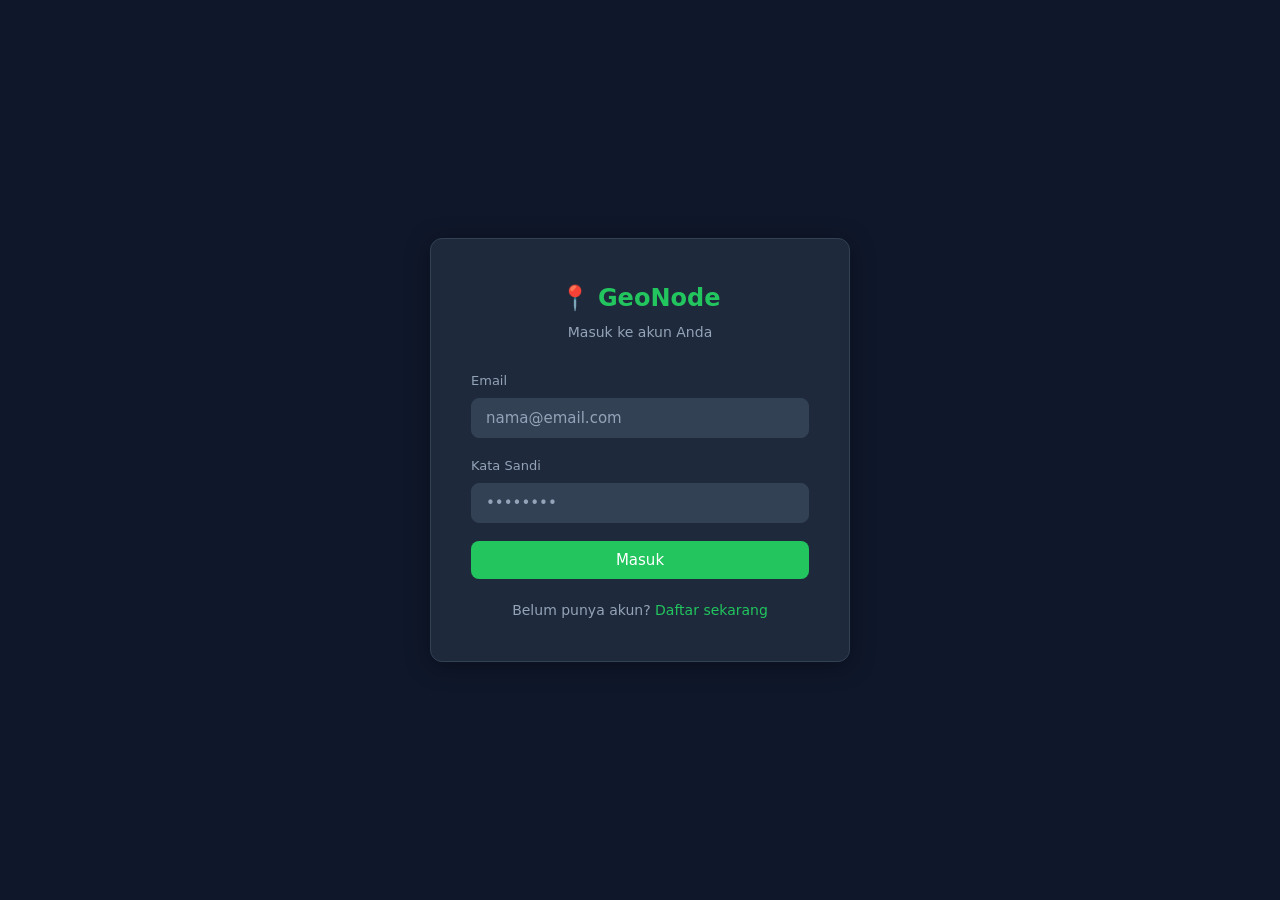
<file: index.html>
<!DOCTYPE html>
<html lang="id">
<head>
  <meta charset="UTF-8">
  <meta name="viewport" content="width=device-width, initial-scale=1.0">
  <title>GeoNode - Platform GPS Sosial</title>
  <meta name="description" content="GeoNode - Platform GPS Sosial Real-Time. Bagikan lokasi, temukan teman di sekitar Anda.">
  <meta property="og:title" content="GeoNode - Platform GPS Sosial">
  <meta property="og:description" content="Platform GPS Sosial Real-Time. Bagikan lokasi, temukan teman di sekitar Anda.">
  <meta property="og:type" content="website">
  <meta property="og:url" content="https://geonode.gt.tc/">
  <link rel="stylesheet" href="/css/style.css?v=4">
  <link rel="icon" href="data:image/svg+xml,<svg xmlns='http://www.w3.org/2000/svg' viewBox='0 0 100 100'><circle cx='50' cy='50' r='45' fill='%2322c55e'/></svg>">
  <style>
    .beranda { min-height: 100vh; display: flex; flex-direction: column; padding-top: 60px; }

    .hero {
      padding: 48px 20px 32px;
      text-align: center;
      display: flex;
      flex-direction: column;
      align-items: center;
    }

    .hero-judul {
      font-size: 36px;
      font-weight: 800;
      line-height: 1.2;
      margin-bottom: 14px;
      background: linear-gradient(135deg, #fff 0%, var(--hijau) 100%);
      -webkit-background-clip: text;
      -webkit-text-fill-color: transparent;
      background-clip: text;
    }

    .hero-sub {
      font-size: 15px;
      color: var(--teks-muda);
      max-width: 440px;
      margin: 0 auto 24px;
      line-height: 1.7;
    }

    .hero-aksi {
      display: flex;
      gap: 12px;
      flex-wrap: wrap;
      justify-content: center;
    }

    .hero-aksi .btn {
      font-size: 15px;
      padding: 12px 28px;
    }

    .fitur-grid {
      display: grid;
      grid-template-columns: repeat(2, 1fr);
      gap: 12px;
      padding: 0 16px 32px;
      max-width: 600px;
      width: 100%;
      margin: 0 auto;
    }

    .fitur-kartu {
      background: var(--bg2);
      border: 1px solid var(--border);
      border-radius: var(--radius);
      padding: 18px 14px;
      text-align: center;
      transition: all var(--transisi);
    }

    .fitur-kartu:hover {
      border-color: var(--hijau);
      transform: translateY(-3px);
      box-shadow: 0 6px 24px rgba(34,197,94,0.12);
    }

    .fitur-ikon { font-size: 28px; margin-bottom: 10px; display: block; }
    .fitur-judul { font-size: 14px; font-weight: 700; margin-bottom: 6px; }
    .fitur-desc { font-size: 12px; color: var(--teks-muda); line-height: 1.5; }

    .beranda-footer {
      margin-top: auto;
      text-align: center;
      padding: 20px;
      color: var(--teks-muda);
      font-size: 12px;
      border-top: 1px solid var(--border);
    }

    @media (min-width: 600px) {
      .hero-judul { font-size: 48px; }
      .hero-sub { font-size: 17px; }
      .fitur-grid { grid-template-columns: repeat(4, 1fr); padding: 0 24px 40px; }
      .fitur-kartu { padding: 22px 16px; }
      .fitur-ikon { font-size: 32px; }
      .fitur-judul { font-size: 15px; }
      .fitur-desc { font-size: 13px; }
    }
  </style>
</head>
<body>
  <nav class="navbar">
    <a href="/" style="text-decoration:none;color:inherit;display:flex;align-items:center;gap:8px;" aria-label="GeoNode Home"><div class="navbar-brand" style="pointer-events:none;">
      <div class="logo-titik"></div>
      GeoNode
    </div></a>
    <div class="navbar-menu">
      <a href="/login.html">Masuk</a>
      <a href="/register.html" class="btn btn-hijau" style="padding:7px 16px;font-size:13px;">Daftar</a>
    </div>
  </nav>

  <main class="beranda">
    <section class="hero animasi-masuk">
      <h1 class="hero-judul">Pantau Teman,<br>Di Mana Saja</h1>
      <p class="hero-sub">
        Bagikan lokasi GPS secara real-time, chat langsung bersama teman, dan tetap terhubung di mana pun mereka berada.
      </p>
      <div class="hero-aksi">
        <a href="/register.html" class="btn btn-hijau">
          &#x1F4CD; Mulai Sekarang
        </a>
        <a href="/login.html" class="btn btn-outline">
          Masuk
        </a>
      </div>
    </section>

    <section class="fitur-grid animasi-masuk">
      <div class="fitur-kartu">
        <span class="fitur-ikon">&#x1F5FA;&#xFE0F;</span>
        <div class="fitur-judul">GPS Live</div>
        <div class="fitur-desc">Lihat lokasi teman secara real-time di peta interaktif</div>
      </div>
      <div class="fitur-kartu">
        <span class="fitur-ikon">&#x1F4AC;</span>
        <div class="fitur-judul">Chat Langsung</div>
        <div class="fitur-desc">Kirim pesan teks ke teman, riwayat otomatis terhapus setelah 30 hari</div>
      </div>
      <div class="fitur-kartu">
        <span class="fitur-ikon">&#x1F91D;</span>
        <div class="fitur-judul">Sistem Teman</div>
        <div class="fitur-desc">Tambah teman via ID unik, konfirmasi dua arah untuk berbagi lokasi</div>
      </div>
      <div class="fitur-kartu">
        <span class="fitur-ikon">&#x1F4F1;</span>
        <div class="fitur-judul">Mobile Friendly</div>
        <div class="fitur-desc">Antarmuka responsif, dioptimalkan untuk penggunaan di smartphone</div>
      </div>
    </section>

    <footer class="beranda-footer" style="padding:24px 20px;">
      <div style="display:flex;flex-direction:column;align-items:center;gap:12px;">
        <div style="font-size:16px;font-weight:800;color:var(--hijau);">&#x1F4CD; GeoNode</div>
        <div style="font-size:12px;color:var(--teks-muda);">Platform GPS Sosial Real-Time untuk Indonesia</div>
        <div style="display:flex;gap:20px;flex-wrap:wrap;justify-content:center;">
          <a href="/" style="font-size:12px;color:var(--teks-muda);text-decoration:none;">Beranda</a>
          <a href="/login.html" style="font-size:12px;color:var(--teks-muda);text-decoration:none;">Masuk</a>
          <a href="/register.html" style="font-size:12px;color:var(--teks-muda);text-decoration:none;">Daftar</a>
        </div>
        <div style="border-top:1px solid var(--border);width:100%;padding-top:12px;text-align:center;">
          <div style="font-size:11px;color:var(--teks-muda);">Versi 2.0 &bull; &copy; 2026 GeoNode &bull; Hak Cipta Dilindungi</div>
        </div>
      </div>
    </footer>
  </main>

  <script>
    var token = localStorage.getItem('gl_token');
    if (token) {
      fetch('/api/auth/me', {
        headers: { 'Authorization': 'Bearer ' + token }
      }).then(function(r) {
        if (r.ok) {
          window.location.href = '/app.html';
        } else {
          localStorage.removeItem('gl_token');
          localStorage.removeItem('gl_user');
          window.location.href = '/login.html';
        }
      }).catch(function() {
        window.location.href = '/login.html';
      });
    } else {
      window.location.href = '/login.html';
    }
  </script>
</body>
</html>
</file>
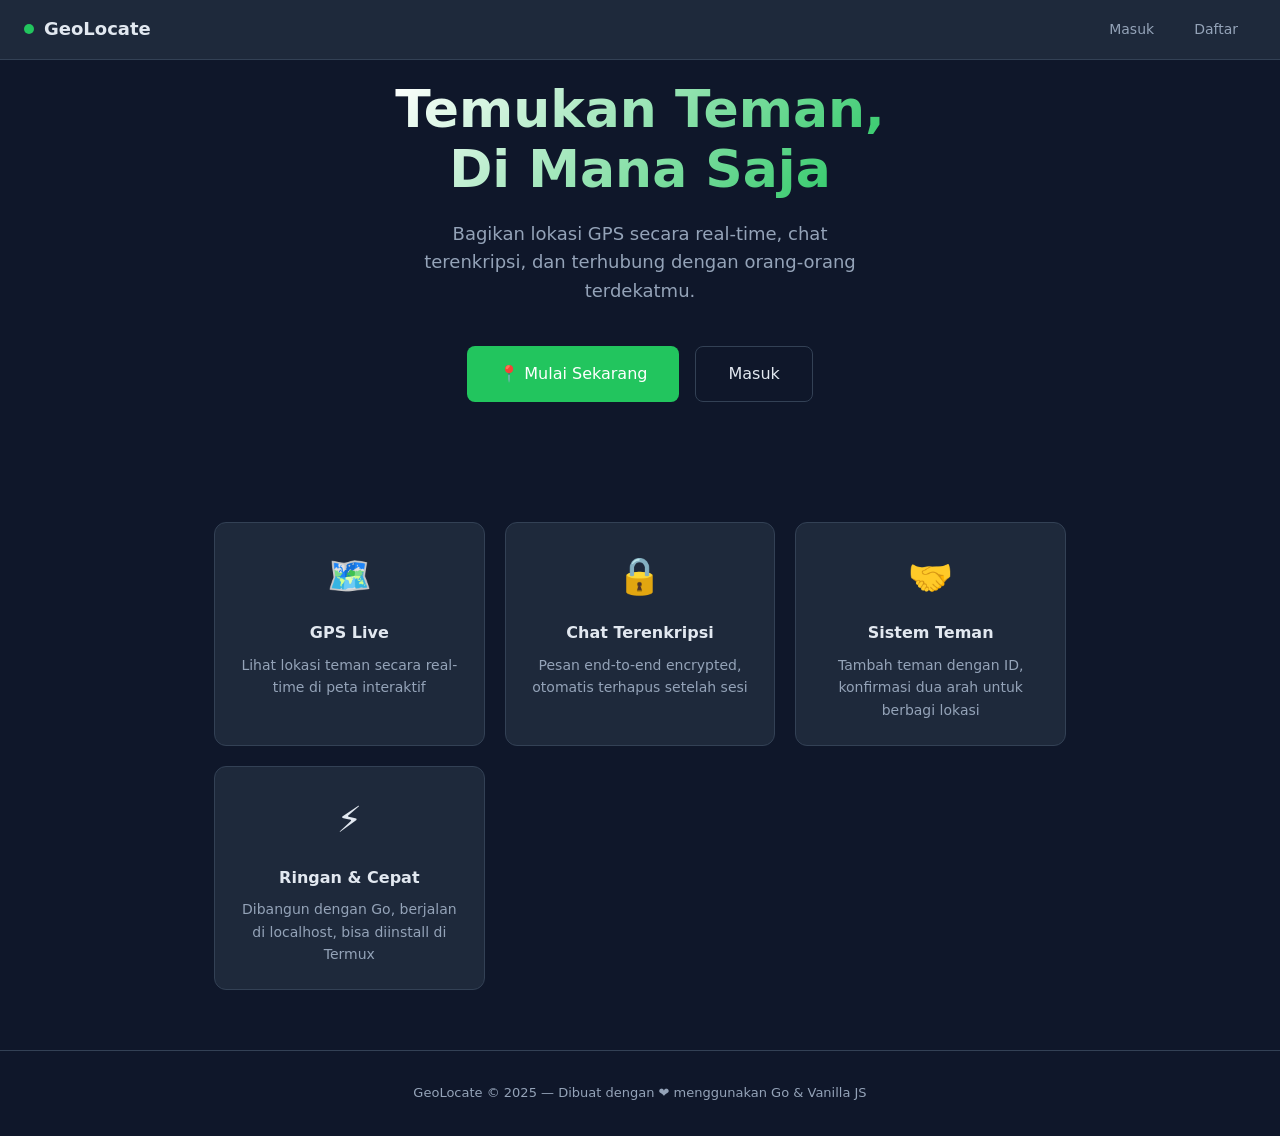
<file: public_html/index.html>
<!DOCTYPE html>
<html lang="id">
<head>
  <meta charset="UTF-8">
  <meta name="viewport" content="width=device-width, initial-scale=1.0">
  <title>GeoLocate - Aplikasi GPS Sosial</title>
  <link rel="stylesheet" href="/css/style.css">
  <link rel="icon" href="data:image/svg+xml,<svg xmlns='http://www.w3.org/2000/svg' viewBox='0 0 100 100'><circle cx='50' cy='50' r='45' fill='%2322c55e'/></svg>">
</head>
<body>
  <nav class="navbar">
    <div class="navbar-brand">
      <div class="logo-titik"></div>
      GeoLocate
    </div>
    <div class="navbar-menu">
      <a href="/login.html">Masuk</a>
      <a href="/register.html" class="btn btn-hijau" style="padding:8px 18px;font-size:14px;">Daftar</a>
    </div>
  </nav>

  <main class="beranda">
    <section class="hero">
      <div class="animasi-masuk">
        <h1 class="hero-judul">Temukan Teman,<br>Di Mana Saja</h1>
        <p class="hero-sub">
          Bagikan lokasi GPS secara real-time, chat terenkripsi, dan terhubung dengan orang-orang terdekatmu.
        </p>
        <div class="hero-aksi">
          <a href="/register.html" class="btn btn-hijau" style="font-size:16px;padding:14px 32px;">
            &#x1F4CD; Mulai Sekarang
          </a>
          <a href="/login.html" class="btn btn-outline" style="font-size:16px;padding:14px 32px;">
            Masuk
          </a>
        </div>
      </div>
    </section>

    <section class="fitur-grid animasi-masuk">
      <div class="fitur-kartu">
        <span class="fitur-ikon">&#x1F5FA;&#xFE0F;</span>
        <div class="fitur-judul">GPS Live</div>
        <div class="fitur-desc">Lihat lokasi teman secara real-time di peta interaktif</div>
      </div>
      <div class="fitur-kartu">
        <span class="fitur-ikon">&#x1F512;</span>
        <div class="fitur-judul">Chat Terenkripsi</div>
        <div class="fitur-desc">Pesan end-to-end encrypted, otomatis terhapus setelah sesi</div>
      </div>
      <div class="fitur-kartu">
        <span class="fitur-ikon">&#x1F91D;</span>
        <div class="fitur-judul">Sistem Teman</div>
        <div class="fitur-desc">Tambah teman dengan ID, konfirmasi dua arah untuk berbagi lokasi</div>
      </div>
      <div class="fitur-kartu">
        <span class="fitur-ikon">&#x26A1;</span>
        <div class="fitur-judul">Ringan & Cepat</div>
        <div class="fitur-desc">Dibangun dengan Go, berjalan di localhost, bisa diinstall di Termux</div>
      </div>
    </section>

    <footer style="text-align:center;padding:32px;color:var(--teks-muda);font-size:13px;border-top:1px solid var(--border);">
      GeoLocate &copy; 2025 &mdash; Dibuat dengan &#x2764;&#xFE0F; menggunakan Go &amp; Vanilla JS
    </footer>
  </main>

  <script>
    // Cek apakah sudah login, redirect ke app
    const token = localStorage.getItem('gl_token');
    if (token) {
      fetch('/api/auth/me', {
        headers: { 'Authorization': 'Bearer ' + token }
      }).then(r => {
        if (r.ok) window.location.href = '/app.html';
      });
    }
  </script>
</body>
</html>
</file>
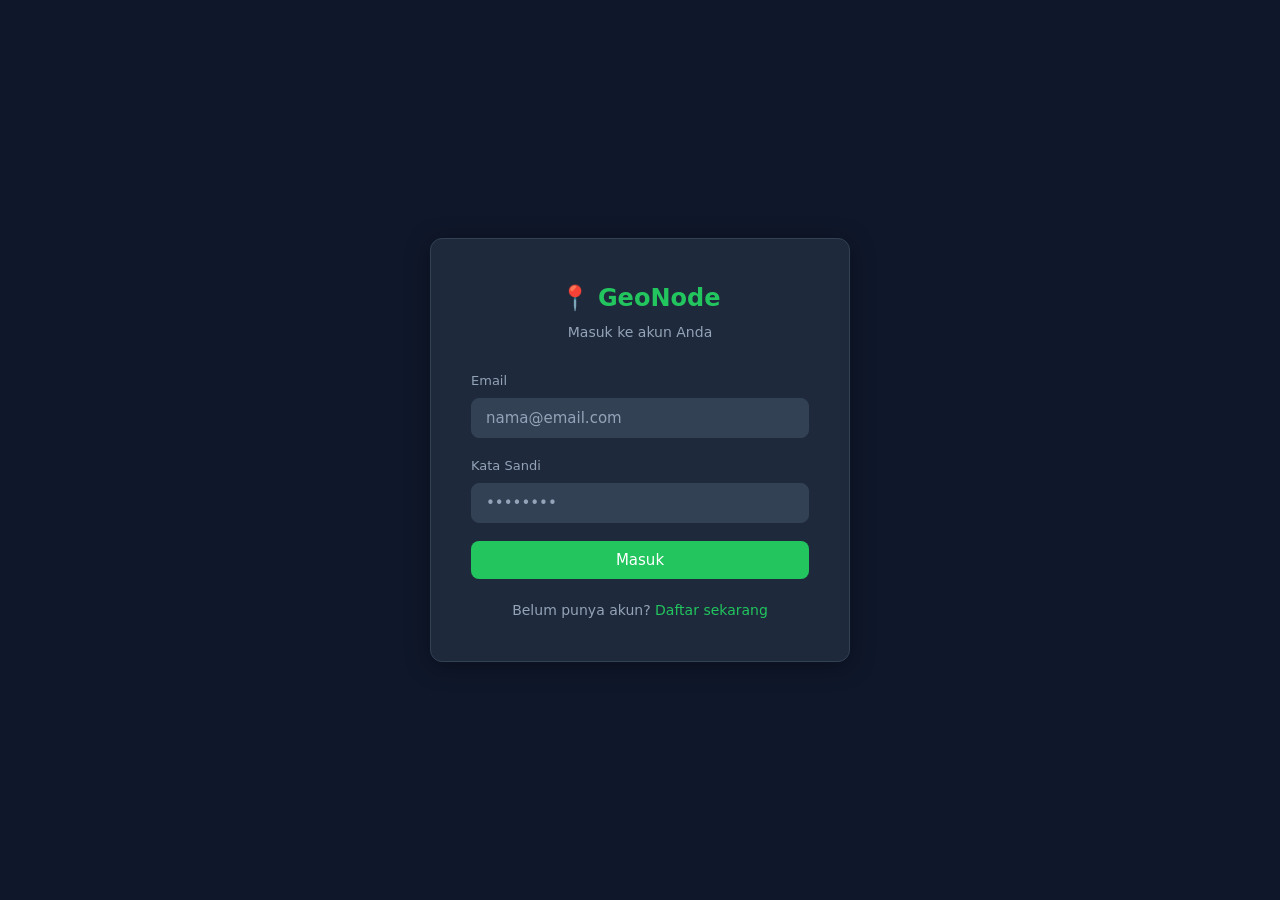
<file: login.html>
<!DOCTYPE html>
<html lang="id">
<head>
  <meta charset="UTF-8">
  <meta name="viewport" content="width=device-width, initial-scale=1.0">
  <title>Masuk - GeoNode</title>
  <meta name="description" content="Masuk ke GeoNode - Platform GPS Sosial Real-Time.">
  <meta property="og:title" content="Masuk - GeoNode">
  <meta property="og:description" content="Masuk ke GeoNode - Platform GPS Sosial Real-Time.">
  <meta property="og:type" content="website">
  <meta property="og:url" content="https://geonode.gt.tc/login.html">
  <link rel="stylesheet" href="/css/style.css">
</head>
<body>
  <div class="auth-wrapper">
    <div class="auth-kotak animasi-masuk">
      <div class="auth-logo">
        <a href="/" style="text-decoration:none;color:inherit;"><h1>&#x1F4CD; GeoNode</h1></a>
        <p>Masuk ke akun Anda</p>
      </div>

      <div class="notifikasi" id="notif"></div>

      <form id="form-login" autocomplete="on">
        <div class="form-group">
          <label for="email">Email</label>
          <input type="email" id="email" name="email" placeholder="nama@email.com" required autocomplete="email">
        </div>
        <div class="form-group">
          <label for="kata_sandi">Kata Sandi</label>
          <input type="password" id="kata_sandi" name="kata_sandi" placeholder="••••••••" required autocomplete="current-password">
        </div>
        <button type="submit" class="btn btn-hijau btn-full" id="tombol-masuk">
          Masuk
        </button>
      </form>

      <div class="auth-footer">
        Belum punya akun? <a href="/register.html">Daftar sekarang</a>
      </div>
    </div>
  </div>

  <script src="/js/auth.js"></script>
  <script>
    // Cek sudah login
    if (localStorage.getItem('gl_token')) {
      fetch('/api/auth/me', { headers: { 'Authorization': 'Bearer ' + localStorage.getItem('gl_token') } })
        .then(r => { if (r.ok) window.location.href = '/app.html'; });
    }

    const form = document.getElementById('form-login');
    const notif = document.getElementById('notif');
    const tombol = document.getElementById('tombol-masuk');

    form.addEventListener('submit', async (e) => {
      e.preventDefault();
      tombol.disabled = true;
      tombol.innerHTML = '<span class="spinner"></span> Memproses...';
      tampilNotif('', '');

      try {
        const res = await fetch('/api/auth/login', {
          method: 'POST',
          headers: { 'Content-Type': 'application/json' },
          body: JSON.stringify({
            email: document.getElementById('email').value.trim(),
            kata_sandi: document.getElementById('kata_sandi').value
          })
        });

        const data = await res.json();
        if (!res.ok) throw new Error(data.error || 'Gagal login');

        localStorage.setItem('gl_token', data.token);
        localStorage.setItem('gl_user', JSON.stringify(data.user));

        tampilNotif('Login berhasil! Mengalihkan...', 'sukses');
        setTimeout(() => window.location.href = '/app.html', 800);
      } catch (err) {
        tampilNotif(err.message, 'error');
        tombol.disabled = false;
        tombol.textContent = 'Masuk';
      }
    });

    function tampilNotif(pesan, tipe) {
      notif.textContent = pesan;
      notif.className = 'notifikasi ' + (pesan ? tipe + ' tampil' : '');
    }
  </script>
</body>
</html>
</file>
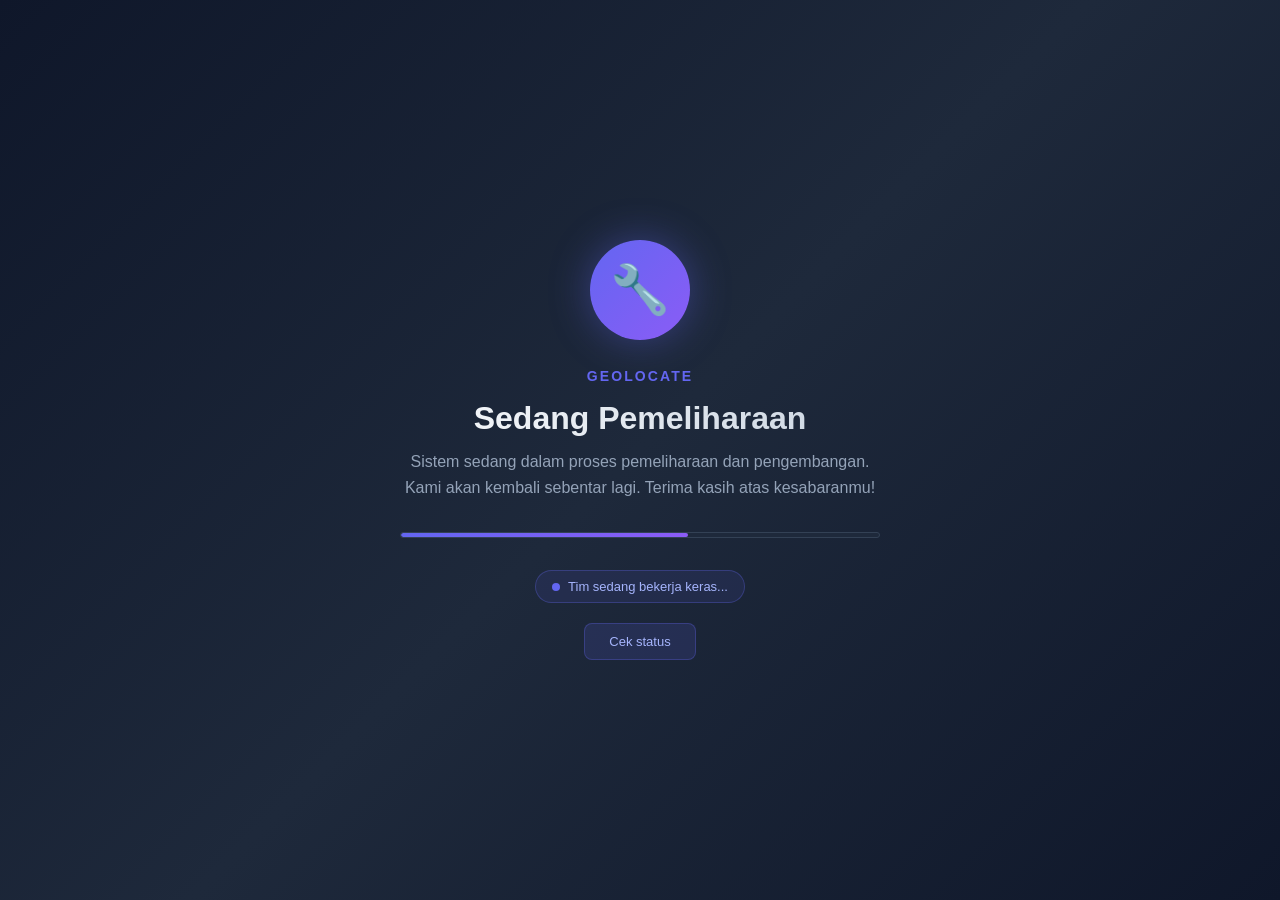
<file: maintenance.html>
<!DOCTYPE html>
<html lang="id">
<head>
  <meta charset="UTF-8">
  <meta name="viewport" content="width=device-width, initial-scale=1.0">
  <title>GeoLocate - Under Maintenance</title>
  <style>
    * { box-sizing: border-box; margin: 0; padding: 0; }
    body {
      font-family: -apple-system, BlinkMacSystemFont, 'Segoe UI', sans-serif;
      background: linear-gradient(135deg, #0f172a 0%, #1e293b 50%, #0f172a 100%);
      min-height: 100vh;
      display: flex;
      align-items: center;
      justify-content: center;
      color: #f8fafc;
      padding: 20px;
    }
    .container {
      text-align: center;
      max-width: 480px;
      animation: fadeIn 0.8s ease;
    }
    @keyframes fadeIn {
      from { opacity: 0; transform: translateY(20px); }
      to { opacity: 1; transform: translateY(0); }
    }
    .icon-wrapper {
      width: 100px;
      height: 100px;
      background: linear-gradient(135deg, #6366f1, #8b5cf6);
      border-radius: 50%;
      display: flex;
      align-items: center;
      justify-content: center;
      font-size: 48px;
      margin: 0 auto 28px;
      box-shadow: 0 0 40px rgba(99,102,241,0.4);
      animation: pulse 2s infinite;
    }
    @keyframes pulse {
      0%, 100% { transform: scale(1); box-shadow: 0 0 40px rgba(99,102,241,0.4); }
      50% { transform: scale(1.05); box-shadow: 0 0 60px rgba(99,102,241,0.6); }
    }
    .brand {
      font-size: 14px;
      font-weight: 600;
      color: #6366f1;
      letter-spacing: 0.15em;
      text-transform: uppercase;
      margin-bottom: 16px;
    }
    h1 {
      font-size: 32px;
      font-weight: 800;
      margin-bottom: 12px;
      background: linear-gradient(90deg, #f8fafc, #cbd5e1);
      -webkit-background-clip: text;
      -webkit-text-fill-color: transparent;
    }
    p {
      font-size: 16px;
      color: #94a3b8;
      line-height: 1.6;
      margin-bottom: 32px;
    }
    .progress-bar {
      background: #1e293b;
      border: 1px solid #334155;
      border-radius: 100px;
      height: 6px;
      margin-bottom: 32px;
      overflow: hidden;
    }
    .progress-fill {
      height: 100%;
      background: linear-gradient(90deg, #6366f1, #8b5cf6, #6366f1);
      background-size: 200%;
      animation: shimmer 2s infinite;
      border-radius: 100px;
      width: 60%;
    }
    @keyframes shimmer {
      0% { background-position: 0%; }
      100% { background-position: 200%; }
    }
    .status-badge {
      display: inline-flex;
      align-items: center;
      gap: 8px;
      background: rgba(99,102,241,0.1);
      border: 1px solid rgba(99,102,241,0.3);
      border-radius: 100px;
      padding: 8px 16px;
      font-size: 13px;
      color: #a5b4fc;
      font-weight: 500;
    }
    .dot {
      width: 8px; height: 8px;
      background: #6366f1;
      border-radius: 50%;
      animation: blink 1s infinite;
    }
    @keyframes blink {
      0%, 100% { opacity: 1; }
      50% { opacity: 0.3; }
    }
    .cek-btn {
      display: inline-block;
      margin-top: 20px;
      padding: 10px 24px;
      background: rgba(99,102,241,0.15);
      border: 1px solid rgba(99,102,241,0.3);
      border-radius: 8px;
      color: #a5b4fc;
      font-size: 13px;
      cursor: pointer;
      text-decoration: none;
      transition: all 0.2s;
    }
    .cek-btn:hover { background: rgba(99,102,241,0.25); }
  </style>
</head>
<body>
  <div class="container">
    <div class="icon-wrapper">🔧</div>
    <div class="brand">GeoLocate</div>
    <h1>Sedang Pemeliharaan</h1>
    <p>Sistem sedang dalam proses pemeliharaan dan pengembangan. Kami akan kembali sebentar lagi. Terima kasih atas kesabaranmu!</p>
    <div class="progress-bar">
      <div class="progress-fill"></div>
    </div>
    <div class="status-badge">
      <div class="dot"></div>
      Tim sedang bekerja keras...
    </div>
    <br>
    <a href="#" class="cek-btn" onclick="cekStatus()">Cek status</a>
  </div>

  <script>
    async function cekStatus() {
      try {
        const res = await fetch('/api/admin/check-maintenance');
        const data = await res.json();
        if (!data.maintenance) {
          window.location.href = '/app.html';
        } else {
          alert('Masih dalam pemeliharaan. Coba lagi nanti.');
        }
      } catch {
        alert('Tidak dapat terhubung ke server.');
      }
    }

    // Auto cek setiap 30 detik
    setInterval(async () => {
      try {
        const res = await fetch('/api/admin/check-maintenance');
        const data = await res.json();
        if (!data.maintenance) window.location.href = '/app.html';
      } catch {}
    }, 30000);
  </script>
</body>
</html>
</file>
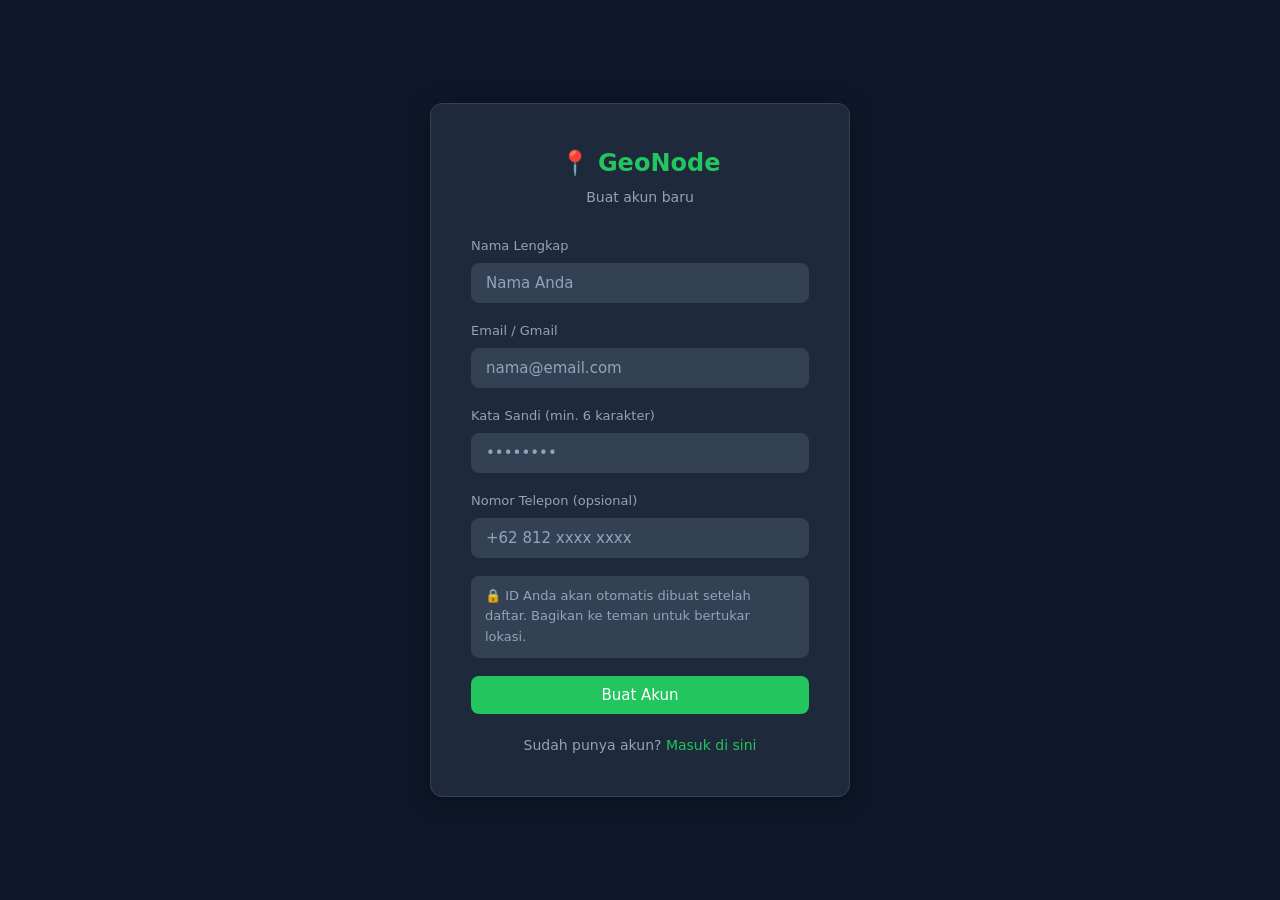
<file: register.html>
<!DOCTYPE html>
<html lang="id">
<head>
  <meta charset="UTF-8">
  <meta name="viewport" content="width=device-width, initial-scale=1.0">
  <title>Daftar - GeoNode</title>
  <meta name="description" content="Daftar di GeoNode - Platform GPS Sosial Real-Time.">
  <meta property="og:title" content="Daftar - GeoNode">
  <meta property="og:description" content="Daftar dan bagikan lokasi Anda bersama teman di GeoNode.">
  <meta property="og:type" content="website">
  <meta property="og:url" content="https://geonode.gt.tc/register.html">
  <link rel="stylesheet" href="/css/style.css">
</head>
<body>
  <div class="auth-wrapper">
    <div class="auth-kotak animasi-masuk">
      <div class="auth-logo">
        <a href="/" style="text-decoration:none;color:inherit;"><h1>&#x1F4CD; GeoNode</h1></a>
        <p>Buat akun baru</p>
      </div>

      <div class="notifikasi" id="notif"></div>

      <form id="form-daftar" autocomplete="on">
        <div class="form-group">
          <label for="nama">Nama Lengkap</label>
          <input type="text" id="nama" placeholder="Nama Anda" required autocomplete="name">
        </div>
        <div class="form-group">
          <label for="email">Email / Gmail</label>
          <input type="email" id="email" placeholder="nama@email.com" required autocomplete="email">
        </div>
        <div class="form-group">
          <label for="kata_sandi">Kata Sandi <span style="color:var(--teks-muda)">(min. 6 karakter)</span></label>
          <input type="password" id="kata_sandi" placeholder="••••••••" required autocomplete="new-password">
        </div>
        <div class="form-group">
          <label for="no_telepon">Nomor Telepon <span style="color:var(--teks-muda)">(opsional)</span></label>
          <input type="tel" id="no_telepon" placeholder="+62 812 xxxx xxxx" autocomplete="tel">
        </div>

        <div style="background:var(--bg3);border-radius:var(--radius-sm);padding:10px 14px;font-size:13px;color:var(--teks-muda);margin-bottom:18px;">
          &#x1F512; ID Anda akan otomatis dibuat setelah daftar. Bagikan ke teman untuk bertukar lokasi.
        </div>

        <button type="submit" class="btn btn-hijau btn-full" id="tombol-daftar">
          Buat Akun
        </button>
      </form>

      <div class="auth-footer">
        Sudah punya akun? <a href="/login.html">Masuk di sini</a>
      </div>
    </div>
  </div>

  <script>
    const form = document.getElementById('form-daftar');
    const notif = document.getElementById('notif');
    const tombol = document.getElementById('tombol-daftar');

    form.addEventListener('submit', async (e) => {
      e.preventDefault();
      tombol.disabled = true;
      tombol.innerHTML = '<span class="spinner"></span> Memproses...';
      tampilNotif('', '');

      const noTel = document.getElementById('no_telepon').value.trim();
      const body = {
        nama: document.getElementById('nama').value.trim(),
        email: document.getElementById('email').value.trim(),
        kata_sandi: document.getElementById('kata_sandi').value,
        no_telepon: noTel || null
      };

      try {
        const res = await fetch('/api/auth/register', {
          method: 'POST',
          headers: { 'Content-Type': 'application/json' },
          body: JSON.stringify(body)
        });

        const data = await res.json();
        if (!res.ok) throw new Error(data.error || 'Gagal mendaftar');

        localStorage.setItem('gl_token', data.token);
        localStorage.setItem('gl_user', JSON.stringify(data.user));

        tampilNotif(`Selamat datang, ${data.user.nama}! ID Anda: #${data.user.id}`, 'sukses');
        setTimeout(() => window.location.href = '/app.html', 1200);
      } catch (err) {
        tampilNotif(err.message, 'error');
        tombol.disabled = false;
        tombol.textContent = 'Buat Akun';
      }
    });

    function tampilNotif(pesan, tipe) {
      notif.textContent = pesan;
      notif.className = 'notifikasi ' + (pesan ? tipe + ' tampil' : '');
    }
  </script>
</body>
</html>
</file>
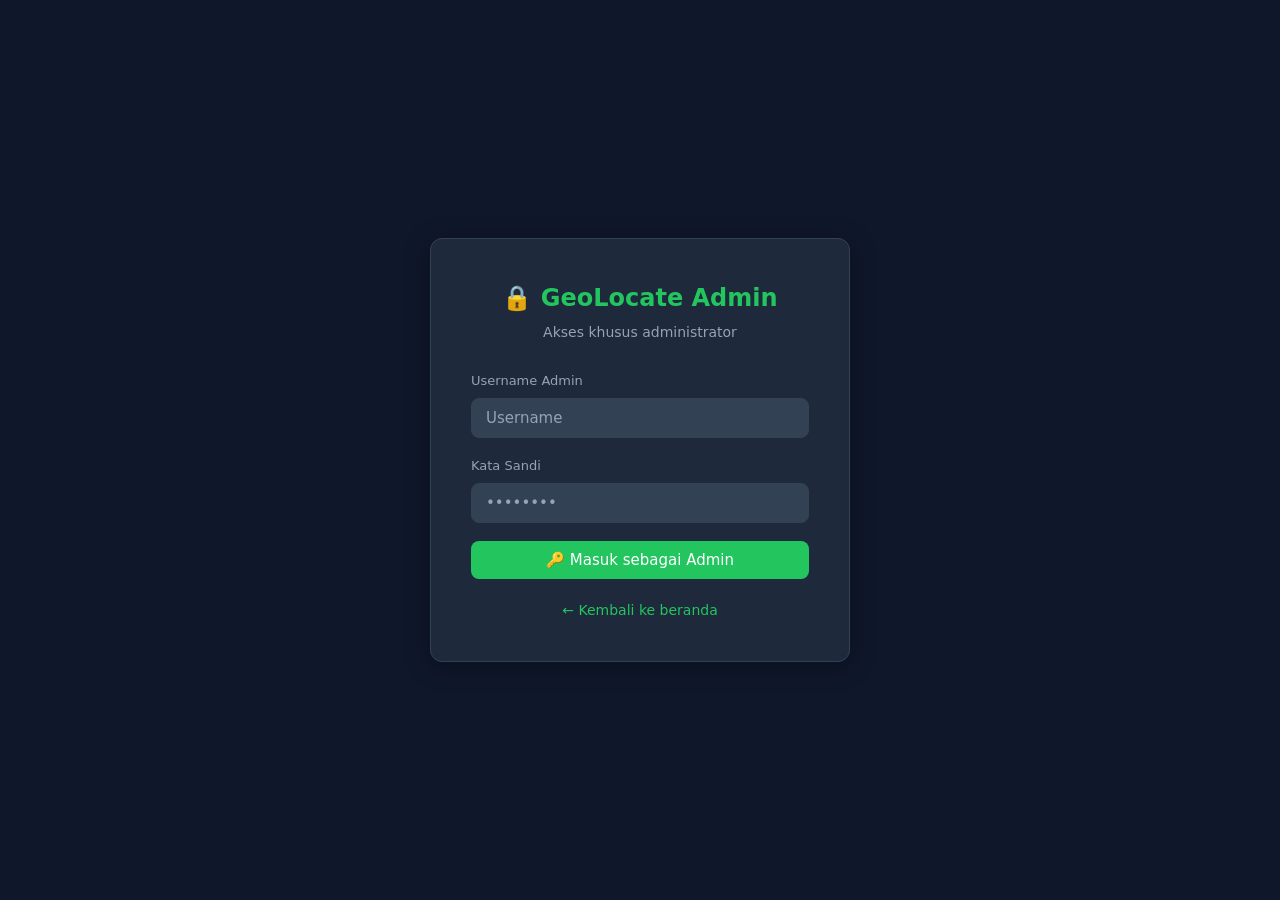
<file: admin/login.html>
<!DOCTYPE html>
<html lang="id">
<head>
  <meta charset="UTF-8">
  <meta name="viewport" content="width=device-width, initial-scale=1.0">
  <title>Admin Login - GeoLocate</title>
  <link rel="stylesheet" href="/css/style.css">
</head>
<body>
  <div class="auth-wrapper">
    <div class="auth-kotak animasi-masuk">
      <div class="auth-logo">
        <h1>&#x1F512; GeoLocate Admin</h1>
        <p>Akses khusus administrator</p>
      </div>

      <div class="notifikasi" id="notif"></div>

      <form id="form-admin" autocomplete="off">
        <div class="form-group">
          <label for="username">Username Admin</label>
          <input type="text" id="username" placeholder="Username" required autocomplete="off">
        </div>
        <div class="form-group">
          <label for="kata_sandi">Kata Sandi</label>
          <input type="password" id="kata_sandi" placeholder="••••••••" required autocomplete="new-password">
        </div>
        <button type="submit" class="btn btn-hijau btn-full" id="tombol-login">
          &#x1F511; Masuk sebagai Admin
        </button>
      </form>

      <div class="auth-footer" style="margin-top:20px;">
        <a href="/">&larr; Kembali ke beranda</a>
      </div>
    </div>
  </div>

  <script>
    const token = localStorage.getItem('gl_admin_token');
    if (token) {
      fetch('/api/admin/stats', { headers: { 'Authorization': 'Bearer ' + token } })
        .then(r => { if (r.ok) window.location.href = '/admin/dashboard.html'; });
    }

    const form = document.getElementById('form-admin');
    const notif = document.getElementById('notif');
    const tombol = document.getElementById('tombol-login');

    form.addEventListener('submit', async (e) => {
      e.preventDefault();
      tombol.disabled = true;
      tombol.innerHTML = '<span class="spinner"></span> Memverifikasi...';

      try {
        const res = await fetch('/api/admin/login', {
          method: 'POST',
          headers: { 'Content-Type': 'application/json' },
          body: JSON.stringify({
            username: document.getElementById('username').value,
            kata_sandi: document.getElementById('kata_sandi').value
          })
        });

        const data = await res.json();
        if (!res.ok) throw new Error(data.error || 'Gagal login');

        localStorage.setItem('gl_admin_token', data.token);
        tampilNotif('Login berhasil! Mengalihkan...', 'sukses');
        setTimeout(() => window.location.href = '/admin/dashboard.html', 800);
      } catch (err) {
        tampilNotif(err.message, 'error');
        tombol.disabled = false;
        tombol.innerHTML = '&#x1F511; Masuk sebagai Admin';
      }
    });

    function tampilNotif(pesan, tipe) {
      notif.textContent = pesan;
      notif.className = 'notifikasi ' + (pesan ? tipe + ' tampil' : '');
    }
  </script>
</body>
</html>
</file>
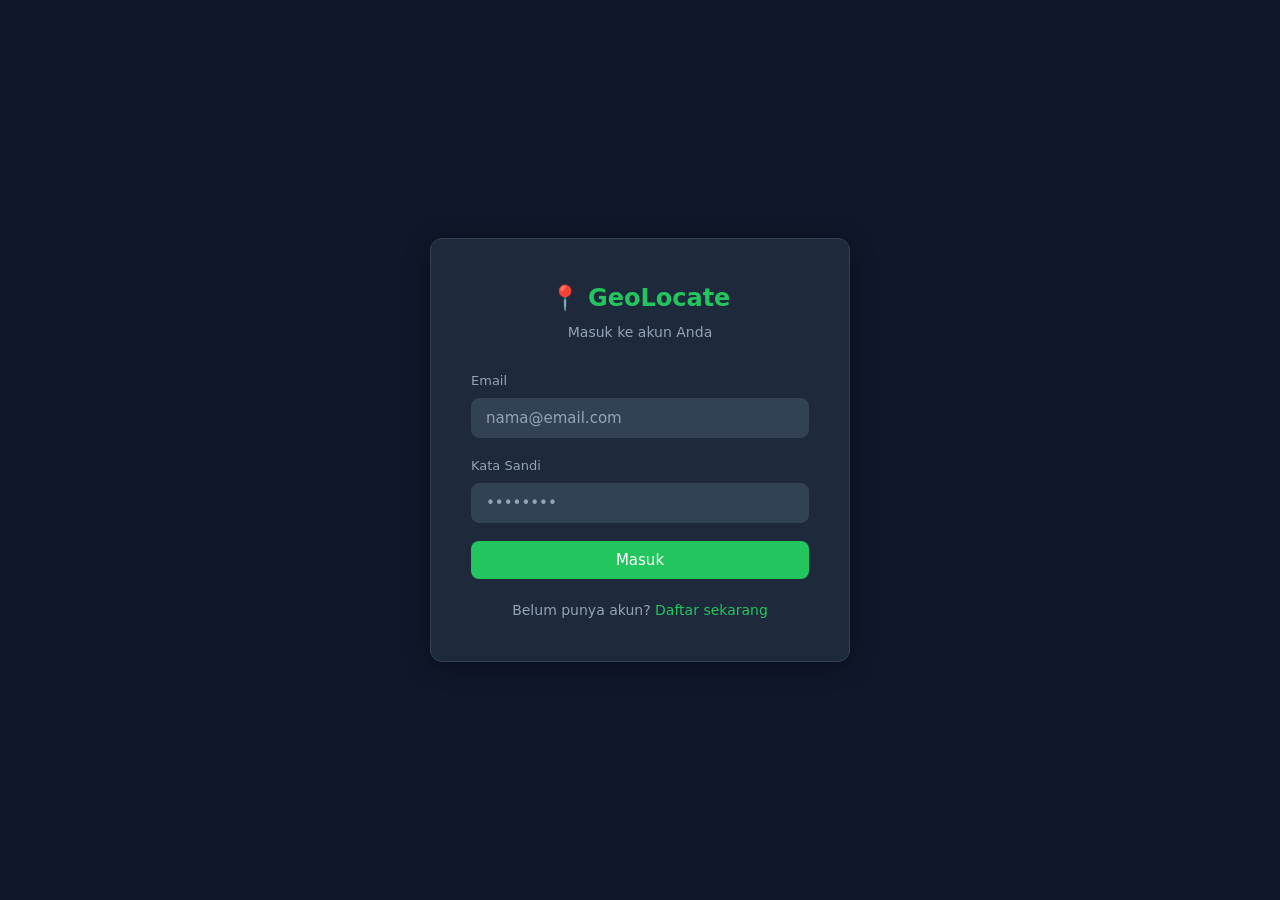
<file: public_html/login.html>
<!DOCTYPE html>
<html lang="id">
<head>
  <meta charset="UTF-8">
  <meta name="viewport" content="width=device-width, initial-scale=1.0">
  <title>Masuk - GeoLocate</title>
  <link rel="stylesheet" href="/css/style.css">
</head>
<body>
  <div class="auth-wrapper">
    <div class="auth-kotak animasi-masuk">
      <div class="auth-logo">
        <h1>&#x1F4CD; GeoLocate</h1>
        <p>Masuk ke akun Anda</p>
      </div>

      <div class="notifikasi" id="notif"></div>

      <form id="form-login" autocomplete="on">
        <div class="form-group">
          <label for="email">Email</label>
          <input type="email" id="email" name="email" placeholder="nama@email.com" required autocomplete="email">
        </div>
        <div class="form-group">
          <label for="kata_sandi">Kata Sandi</label>
          <input type="password" id="kata_sandi" name="kata_sandi" placeholder="••••••••" required autocomplete="current-password">
        </div>
        <button type="submit" class="btn btn-hijau btn-full" id="tombol-masuk">
          Masuk
        </button>
      </form>

      <div class="auth-footer">
        Belum punya akun? <a href="/register.html">Daftar sekarang</a>
      </div>
    </div>
  </div>

  <script src="/js/auth.js"></script>
  <script>
    // Cek sudah login
    if (localStorage.getItem('gl_token')) {
      fetch('/api/auth/me', { headers: { 'Authorization': 'Bearer ' + localStorage.getItem('gl_token') } })
        .then(r => { if (r.ok) window.location.href = '/app.html'; });
    }

    const form = document.getElementById('form-login');
    const notif = document.getElementById('notif');
    const tombol = document.getElementById('tombol-masuk');

    form.addEventListener('submit', async (e) => {
      e.preventDefault();
      tombol.disabled = true;
      tombol.innerHTML = '<span class="spinner"></span> Memproses...';
      tampilNotif('', '');

      try {
        const res = await fetch('/api/auth/login', {
          method: 'POST',
          headers: { 'Content-Type': 'application/json' },
          body: JSON.stringify({
            email: document.getElementById('email').value.trim(),
            kata_sandi: document.getElementById('kata_sandi').value
          })
        });

        const data = await res.json();
        if (!res.ok) throw new Error(data.error || 'Gagal login');

        localStorage.setItem('gl_token', data.token);
        localStorage.setItem('gl_user', JSON.stringify(data.user));

        tampilNotif('Login berhasil! Mengalihkan...', 'sukses');
        setTimeout(() => window.location.href = '/app.html', 800);
      } catch (err) {
        tampilNotif(err.message, 'error');
        tombol.disabled = false;
        tombol.textContent = 'Masuk';
      }
    });

    function tampilNotif(pesan, tipe) {
      notif.textContent = pesan;
      notif.className = 'notifikasi ' + (pesan ? tipe + ' tampil' : '');
    }
  </script>
</body>
</html>
</file>
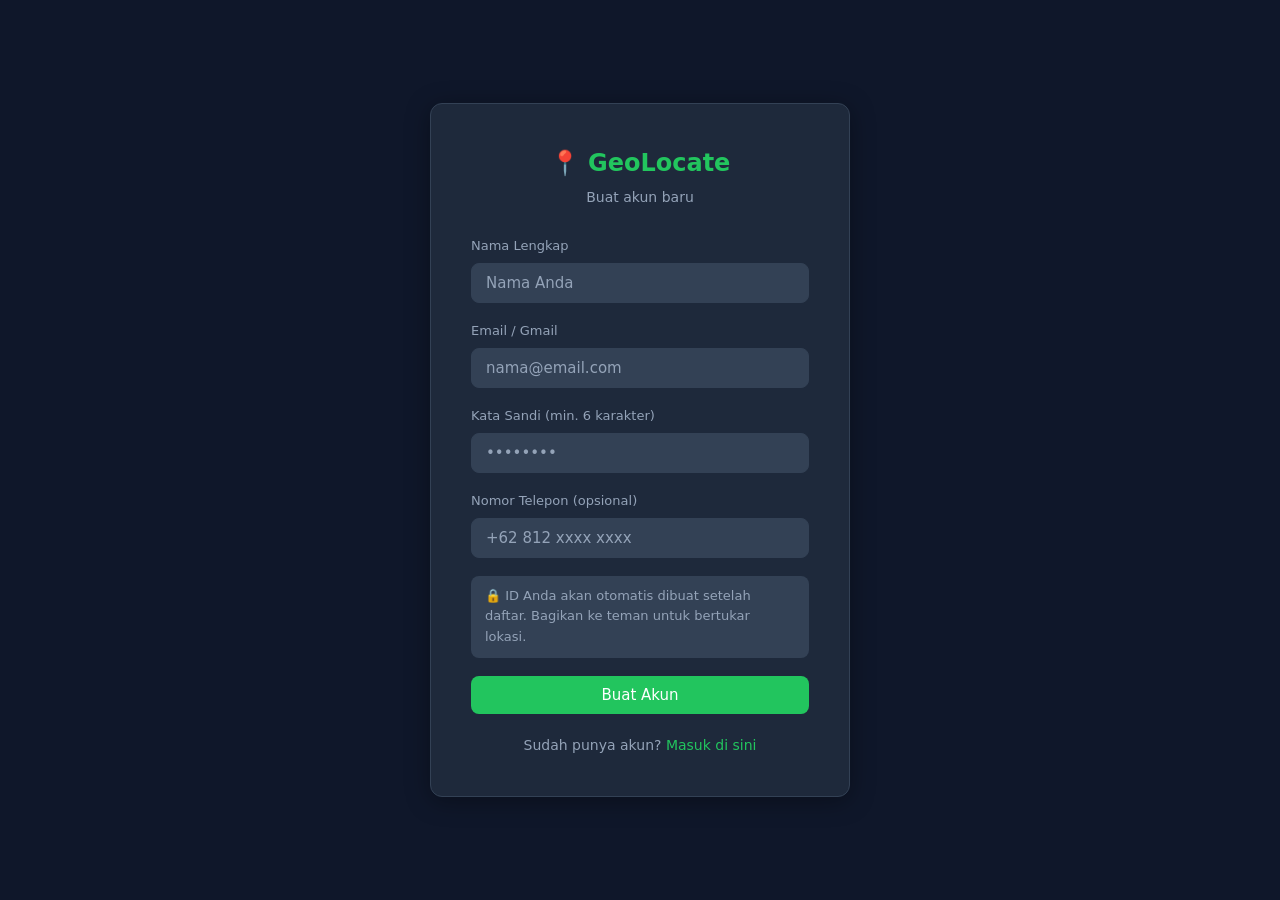
<file: public_html/register.html>
<!DOCTYPE html>
<html lang="id">
<head>
  <meta charset="UTF-8">
  <meta name="viewport" content="width=device-width, initial-scale=1.0">
  <title>Daftar - GeoLocate</title>
  <link rel="stylesheet" href="/css/style.css">
</head>
<body>
  <div class="auth-wrapper">
    <div class="auth-kotak animasi-masuk">
      <div class="auth-logo">
        <h1>&#x1F4CD; GeoLocate</h1>
        <p>Buat akun baru</p>
      </div>

      <div class="notifikasi" id="notif"></div>

      <form id="form-daftar" autocomplete="on">
        <div class="form-group">
          <label for="nama">Nama Lengkap</label>
          <input type="text" id="nama" placeholder="Nama Anda" required autocomplete="name">
        </div>
        <div class="form-group">
          <label for="email">Email / Gmail</label>
          <input type="email" id="email" placeholder="nama@email.com" required autocomplete="email">
        </div>
        <div class="form-group">
          <label for="kata_sandi">Kata Sandi <span style="color:var(--teks-muda)">(min. 6 karakter)</span></label>
          <input type="password" id="kata_sandi" placeholder="••••••••" required autocomplete="new-password">
        </div>
        <div class="form-group">
          <label for="no_telepon">Nomor Telepon <span style="color:var(--teks-muda)">(opsional)</span></label>
          <input type="tel" id="no_telepon" placeholder="+62 812 xxxx xxxx" autocomplete="tel">
        </div>

        <div style="background:var(--bg3);border-radius:var(--radius-sm);padding:10px 14px;font-size:13px;color:var(--teks-muda);margin-bottom:18px;">
          &#x1F512; ID Anda akan otomatis dibuat setelah daftar. Bagikan ke teman untuk bertukar lokasi.
        </div>

        <button type="submit" class="btn btn-hijau btn-full" id="tombol-daftar">
          Buat Akun
        </button>
      </form>

      <div class="auth-footer">
        Sudah punya akun? <a href="/login.html">Masuk di sini</a>
      </div>
    </div>
  </div>

  <script>
    const form = document.getElementById('form-daftar');
    const notif = document.getElementById('notif');
    const tombol = document.getElementById('tombol-daftar');

    form.addEventListener('submit', async (e) => {
      e.preventDefault();
      tombol.disabled = true;
      tombol.innerHTML = '<span class="spinner"></span> Memproses...';
      tampilNotif('', '');

      const noTel = document.getElementById('no_telepon').value.trim();
      const body = {
        nama: document.getElementById('nama').value.trim(),
        email: document.getElementById('email').value.trim(),
        kata_sandi: document.getElementById('kata_sandi').value,
        no_telepon: noTel || null
      };

      try {
        const res = await fetch('/api/auth/register', {
          method: 'POST',
          headers: { 'Content-Type': 'application/json' },
          body: JSON.stringify(body)
        });

        const data = await res.json();
        if (!res.ok) throw new Error(data.error || 'Gagal mendaftar');

        localStorage.setItem('gl_token', data.token);
        localStorage.setItem('gl_user', JSON.stringify(data.user));

        tampilNotif(`Selamat datang, ${data.user.nama}! ID Anda: #${data.user.id}`, 'sukses');
        setTimeout(() => window.location.href = '/app.html', 1200);
      } catch (err) {
        tampilNotif(err.message, 'error');
        tombol.disabled = false;
        tombol.textContent = 'Buat Akun';
      }
    });

    function tampilNotif(pesan, tipe) {
      notif.textContent = pesan;
      notif.className = 'notifikasi ' + (pesan ? tipe + ' tampil' : '');
    }
  </script>
</body>
</html>
</file>
<file: css/style.css>
/* =============================================
   GeoLocate - Stylesheet Utama
   Vanilla CSS, tanpa Bootstrap
   ============================================= */

:root {
  --hijau: #22c55e;
  --hijau-gelap: #16a34a;
  --hitam: #111827;
  --abu-gelap: #1f2937;
  --abu: #374151;
  --abu-muda: #6b7280;
  --putih: #f9fafb;
  --merah: #ef4444;
  --biru: #3b82f6;
  --kuning: #f59e0b;
  --bg: #0f172a;
  --bg2: #1e293b;
  --bg3: #334155;
  --border: #334155;
  --teks: #e2e8f0;
  --teks-muda: #94a3b8;
  --radius: 12px;
  --radius-sm: 8px;
  --bayangan: 0 4px 24px rgba(0,0,0,0.35);
  --bayangan-sm: 0 2px 8px rgba(0,0,0,0.25);
  --transisi: 0.2s ease;
  --lebar-drawer: 280px;
}

* {
  box-sizing: border-box;
  margin: 0;
  padding: 0;
}

html, body {
  height: 100%;
  font-family: 'Segoe UI', system-ui, -apple-system, sans-serif;
  background: var(--bg);
  color: var(--teks);
  line-height: 1.6;
  font-size: 15px;
}

a {
  color: var(--hijau);
  text-decoration: none;
  transition: color var(--transisi);
}
a:hover { color: var(--hijau-gelap); }

button, .btn {
  cursor: pointer;
  border: none;
  outline: none;
  font-family: inherit;
  font-size: 15px;
  border-radius: var(--radius-sm);
  padding: 10px 20px;
  transition: all var(--transisi);
  display: inline-flex;
  align-items: center;
  gap: 8px;
  font-weight: 500;
}

.btn-hijau {
  background: var(--hijau);
  color: #fff;
}
.btn-hijau:hover { background: var(--hijau-gelap); transform: translateY(-1px); }

.btn-abu {
  background: var(--bg3);
  color: var(--teks);
}
.btn-abu:hover { background: var(--abu); }

.btn-merah {
  background: var(--merah);
  color: #fff;
}
.btn-merah:hover { opacity: 0.85; }

.btn-outline {
  background: transparent;
  border: 1px solid var(--border);
  color: var(--teks);
}
.btn-outline:hover { background: var(--bg3); }

.btn-full { width: 100%; justify-content: center; }

.btn:disabled { opacity: 0.5; cursor: not-allowed; transform: none !important; }

input, textarea, select {
  background: var(--bg3);
  border: 1px solid var(--border);
  border-radius: var(--radius-sm);
  color: var(--teks);
  font-family: inherit;
  font-size: 15px;
  padding: 10px 14px;
  width: 100%;
  transition: border-color var(--transisi);
  outline: none;
}
input:focus, textarea:focus, select:focus {
  border-color: var(--hijau);
}
input::placeholder { color: var(--teks-muda); }

label {
  display: block;
  margin-bottom: 6px;
  color: var(--teks-muda);
  font-size: 13px;
  font-weight: 500;
}

.form-group { margin-bottom: 18px; }

.kartu {
  background: var(--bg2);
  border: 1px solid var(--border);
  border-radius: var(--radius);
  padding: 24px;
  box-shadow: var(--bayangan);
}

.notifikasi {
  padding: 12px 16px;
  border-radius: var(--radius-sm);
  margin-bottom: 16px;
  font-size: 14px;
  display: none;
}
.notifikasi.tampil { display: block; }
.notifikasi.sukses { background: rgba(34,197,94,0.15); border: 1px solid var(--hijau); color: var(--hijau); }
.notifikasi.error { background: rgba(239,68,68,0.15); border: 1px solid var(--merah); color: var(--merah); }
.notifikasi.info { background: rgba(59,130,246,0.15); border: 1px solid var(--biru); color: var(--biru); }

.spinner {
  display: inline-block;
  width: 18px;
  height: 18px;
  border: 2px solid rgba(255,255,255,0.3);
  border-top-color: #fff;
  border-radius: 50%;
  animation: putar 0.7s linear infinite;
}
@keyframes putar { to { transform: rotate(360deg); } }

.badge {
  display: inline-block;
  padding: 2px 8px;
  border-radius: 20px;
  font-size: 12px;
  font-weight: 600;
}
.badge-hijau { background: rgba(34,197,94,0.15); color: var(--hijau); }
.badge-merah { background: rgba(239,68,68,0.15); color: var(--merah); }
.badge-abu { background: var(--bg3); color: var(--teks-muda); }

/* ---- NAVBAR ---- */
.navbar {
  background: var(--bg2);
  border-bottom: 1px solid var(--border);
  padding: 0 24px;
  height: 60px;
  display: flex;
  align-items: center;
  justify-content: space-between;
  position: fixed;
  top: 0;
  left: 0;
  right: 0;
  z-index: 100;
}

.navbar-brand {
  display: flex;
  align-items: center;
  gap: 10px;
  font-size: 18px;
  font-weight: 700;
  color: var(--teks);
}

.navbar-brand .logo-titik {
  width: 10px;
  height: 10px;
  background: var(--hijau);
  border-radius: 50%;
  animation: denyut 1.5s ease-in-out infinite;
}

@keyframes denyut {
  0%, 100% { transform: scale(1); opacity: 1; }
  50% { transform: scale(1.4); opacity: 0.7; }
}

.navbar-menu {
  display: flex;
  align-items: center;
  gap: 8px;
}

.navbar-menu a, .navbar-menu button {
  padding: 8px 14px;
  border-radius: var(--radius-sm);
  font-size: 14px;
  color: var(--teks-muda);
  background: transparent;
  transition: all var(--transisi);
}
.navbar-menu a:hover, .navbar-menu a.aktif {
  background: var(--bg3);
  color: var(--teks);
}

/* ---- HALAMAN BERANDA ---- */
.beranda {
  min-height: 100vh;
  display: flex;
  flex-direction: column;
}

.hero {
  flex: 1;
  display: flex;
  flex-direction: column;
  align-items: center;
  justify-content: center;
  text-align: center;
  padding: 80px 24px 60px;
}

.hero-judul {
  font-size: 52px;
  font-weight: 800;
  line-height: 1.15;
  margin-bottom: 20px;
  background: linear-gradient(135deg, #fff 0%, var(--hijau) 100%);
  -webkit-background-clip: text;
  -webkit-text-fill-color: transparent;
  background-clip: text;
}

.hero-sub {
  font-size: 18px;
  color: var(--teks-muda);
  max-width: 480px;
  margin: 0 auto 40px;
}

.hero-aksi {
  display: flex;
  gap: 16px;
  flex-wrap: wrap;
  justify-content: center;
}

.fitur-grid {
  display: grid;
  grid-template-columns: repeat(auto-fit, minmax(240px, 1fr));
  gap: 20px;
  max-width: 900px;
  margin: 0 auto;
  padding: 60px 24px;
}

.fitur-kartu {
  background: var(--bg2);
  border: 1px solid var(--border);
  border-radius: var(--radius);
  padding: 24px;
  text-align: center;
  transition: all var(--transisi);
}

.fitur-kartu:hover {
  border-color: var(--hijau);
  transform: translateY(-4px);
  box-shadow: 0 8px 32px rgba(34,197,94,0.15);
}

.fitur-ikon {
  font-size: 36px;
  margin-bottom: 16px;
  display: block;
}

.fitur-judul {
  font-size: 16px;
  font-weight: 600;
  margin-bottom: 8px;
}

.fitur-desc {
  font-size: 14px;
  color: var(--teks-muda);
}

/* ---- HALAMAN AUTH ---- */
.auth-wrapper {
  min-height: 100vh;
  display: flex;
  align-items: center;
  justify-content: center;
  padding: 24px;
  background: var(--bg);
}

.auth-kotak {
  background: var(--bg2);
  border: 1px solid var(--border);
  border-radius: var(--radius);
  padding: 40px;
  width: 100%;
  max-width: 420px;
  box-shadow: var(--bayangan);
}

.auth-logo {
  text-align: center;
  margin-bottom: 28px;
}

.auth-logo h1 {
  font-size: 24px;
  font-weight: 800;
  color: var(--hijau);
}

.auth-logo p {
  font-size: 14px;
  color: var(--teks-muda);
  margin-top: 4px;
}

.auth-judul {
  font-size: 20px;
  font-weight: 700;
  margin-bottom: 24px;
}

.auth-footer {
  text-align: center;
  margin-top: 20px;
  font-size: 14px;
  color: var(--teks-muda);
}

/* ---- LAYOUT UTAMA (App) ---- */
.app-layout {
  display: flex;
  height: 100vh;
  padding-top: 60px;
}

/* ---- DRAWER / PANEL SAMPING ---- */
.panel-samping {
  width: var(--lebar-drawer);
  background: var(--bg2);
  border-right: 1px solid var(--border);
  display: flex;
  flex-direction: column;
  z-index: 200;
  position: relative;
  flex-shrink: 0;
  transition: transform 0.3s cubic-bezier(0.4,0,0.2,1);
}

/* Tombol tutup drawer — hanya di mobile */
.drawer-tutup-btn {
  display: none;
  position: absolute;
  top: 8px;
  right: 8px;
  background: var(--bg3);
  border: none;
  color: var(--teks-muda);
  font-size: 16px;
  width: 32px;
  height: 32px;
  border-radius: 50%;
  cursor: pointer;
  z-index: 10;
  align-items: center;
  justify-content: center;
  padding: 0;
}

/* Overlay gelap untuk drawer */
.drawer-overlay {
  display: none;
  position: fixed;
  inset: 0;
  background: rgba(0,0,0,0.55);
  z-index: 199;
  opacity: 0;
  transition: opacity 0.3s ease;
}
.drawer-overlay.tampil {
  display: block;
  opacity: 1;
}

/* ---- CHAT AREA PENUH ---- */
.panel-chat-area {
  flex: 1;
  display: flex;
  flex-direction: column;
  height: 100%;
  overflow: hidden;
  position: relative;
  background: var(--bg);
}

/* ---- SIDEBAR TEMAN/CHAT ---- */
.sidebar {
  width: 280px;
  background: var(--bg2);
  border-right: 1px solid var(--border);
  display: flex;
  flex-direction: column;
  overflow: hidden;
  flex-shrink: 0;
}

.sidebar-header {
  padding: 16px;
  border-bottom: 1px solid var(--border);
}

.sidebar-tabs {
  display: flex;
  gap: 4px;
}

.sidebar-tab {
  flex: 1;
  padding: 8px 0;
  text-align: center;
  font-size: 12px;
  font-weight: 600;
  color: var(--teks-muda);
  background: transparent;
  border-radius: var(--radius-sm);
  cursor: pointer;
  border: 1px solid transparent;
  transition: all var(--transisi);
}

.sidebar-tab.aktif {
  background: var(--bg3);
  color: var(--teks);
  border-color: var(--border);
}

.sidebar-konten {
  flex: 1;
  overflow-y: auto;
  padding: 8px;
}

.sidebar-konten::-webkit-scrollbar { width: 4px; }
.sidebar-konten::-webkit-scrollbar-thumb { background: var(--bg3); border-radius: 2px; }

.teman-item {
  display: flex;
  align-items: center;
  gap: 12px;
  padding: 10px 12px;
  border-radius: var(--radius-sm);
  cursor: pointer;
  transition: all var(--transisi);
  border: 1px solid transparent;
}

.teman-item:hover { background: var(--bg3); }
.teman-item.aktif { background: var(--bg3); border-color: var(--border); }

.avatar {
  width: 40px;
  height: 40px;
  border-radius: 50%;
  display: flex;
  align-items: center;
  justify-content: center;
  font-weight: 700;
  font-size: 16px;
  color: #fff;
  flex-shrink: 0;
  position: relative;
}

.avatar-saya { background: var(--hijau); }
.avatar-teman { background: var(--hitam); border: 2px solid var(--abu); }
.avatar-offline { background: var(--merah); }

.status-titik {
  position: absolute;
  bottom: 1px;
  right: 1px;
  width: 10px;
  height: 10px;
  border-radius: 50%;
  border: 2px solid var(--bg2);
}
.online { background: var(--hijau); }
.offline { background: var(--merah); }

.teman-info { flex: 1; min-width: 0; }
.teman-nama { font-size: 14px; font-weight: 600; white-space: nowrap; overflow: hidden; text-overflow: ellipsis; }
.teman-status { font-size: 12px; color: var(--teks-muda); }

.konten-utama {
  flex: 1;
  display: flex;
  flex-direction: column;
  overflow: hidden;
  position: relative;
}

/* ---- PETA GPS ---- */
#peta {
  flex: 1;
  width: 100%;
  height: 100%;
}

.peta-info {
  position: absolute;
  bottom: 20px;
  right: 20px;
  background: var(--bg2);
  border: 1px solid var(--border);
  border-radius: var(--radius);
  padding: 12px 16px;
  font-size: 13px;
  z-index: 10;
  max-width: 220px;
}

.peta-kontrol {
  position: absolute;
  top: 80px;
  right: 20px;
  display: flex;
  flex-direction: column;
  gap: 8px;
  z-index: 10;
}

.peta-tombol {
  background: var(--bg2);
  border: 1px solid var(--border);
  color: var(--teks);
  width: 40px;
  height: 40px;
  border-radius: var(--radius-sm);
  display: flex;
  align-items: center;
  justify-content: center;
  cursor: pointer;
  font-size: 18px;
  transition: all var(--transisi);
}
.peta-tombol:hover { background: var(--bg3); }

/* ---- AREA CHAT ---- */
.chat-area {
  display: flex;
  flex-direction: column;
  height: 100%;
  overflow: hidden;
}

.chat-header {
  padding: 12px 16px;
  border-bottom: 1px solid var(--border);
  display: flex;
  align-items: center;
  gap: 10px;
  background: var(--bg2);
  flex-shrink: 0;
}

/* Tombol buka drawer di chat header */
.btn-buka-drawer {
  background: var(--bg3);
  border: 1px solid var(--border);
  color: var(--teks);
  width: 34px;
  height: 34px;
  border-radius: var(--radius-sm);
  display: flex;
  align-items: center;
  justify-content: center;
  cursor: pointer;
  font-size: 16px;
  padding: 0;
  flex-shrink: 0;
}
.btn-buka-drawer:hover { background: var(--bg); }

.chat-pesan-wrapper {
  flex: 1;
  overflow-y: auto;
  padding: 16px;
  display: flex;
  flex-direction: column;
  gap: 12px;
  min-height: 0;
}

.chat-pesan-wrapper::-webkit-scrollbar { width: 4px; }
.chat-pesan-wrapper::-webkit-scrollbar-thumb { background: var(--bg3); border-radius: 2px; }

.gelembung-wrapper {
  display: flex;
  gap: 8px;
}

.gelembung-wrapper.milik-saya {
  flex-direction: row-reverse;
}

.gelembung {
  max-width: 75%;
  padding: 10px 14px;
  border-radius: 16px;
  font-size: 14px;
  line-height: 1.5;
  word-break: break-word;
}

.gelembung.milik-saya {
  background: var(--hijau);
  color: #fff;
  border-bottom-right-radius: 4px;
}

.gelembung.teman {
  background: var(--bg3);
  color: var(--teks);
  border-bottom-left-radius: 4px;
}

.gelembung-waktu {
  font-size: 11px;
  opacity: 0.6;
  margin-top: 4px;
  text-align: right;
}

.chat-input-wrapper {
  padding: 10px 14px;
  padding-bottom: calc(10px + env(safe-area-inset-bottom, 0px));
  border-top: 1px solid var(--border);
  background: var(--bg2);
  display: flex;
  gap: 10px;
  align-items: flex-end;
  flex-shrink: 0;
}

.chat-input {
  flex: 1;
  background: var(--bg3);
  border: 1px solid var(--border);
  border-radius: 20px;
  padding: 10px 16px;
  color: var(--teks);
  font-size: 14px;
  resize: none;
  max-height: 100px;
  overflow-y: auto;
  outline: none;
  width: auto;
  line-height: 1.4;
}

.chat-input:focus { border-color: var(--hijau); }

.chat-kirim {
  background: var(--hijau);
  color: #fff;
  border: none;
  width: 40px;
  height: 40px;
  border-radius: 50%;
  display: flex;
  align-items: center;
  justify-content: center;
  cursor: pointer;
  font-size: 18px;
  transition: all var(--transisi);
  flex-shrink: 0;
}
.chat-kirim:hover { background: var(--hijau-gelap); transform: scale(1.05); }

.enkripsi-label {
  text-align: center;
  font-size: 11px;
  color: var(--teks-muda);
  padding: 5px;
  flex-shrink: 0;
}

/* ---- PANEL TEMAN ---- */
.input-id-teman {
  display: flex;
  gap: 8px;
}

.chip-notif {
  background: var(--merah);
  color: #fff;
  border-radius: 50%;
  width: 18px;
  height: 18px;
  font-size: 11px;
  display: inline-flex;
  align-items: center;
  justify-content: center;
  font-weight: 700;
  margin-left: 4px;
}

/* ---- MODAL ---- */
.overlay {
  position: fixed;
  inset: 0;
  background: rgba(0,0,0,0.6);
  z-index: 300;
  display: flex;
  align-items: center;
  justify-content: center;
  padding: 24px;
  opacity: 0;
  pointer-events: none;
  transition: opacity var(--transisi);
}
.overlay.tampil { opacity: 1; pointer-events: all; }

.modal {
  background: var(--bg2);
  border: 1px solid var(--border);
  border-radius: var(--radius);
  padding: 28px;
  width: 100%;
  max-width: 480px;
  box-shadow: var(--bayangan);
  transform: translateY(20px);
  transition: transform var(--transisi);
}
.overlay.tampil .modal { transform: translateY(0); }

.modal-header {
  display: flex;
  align-items: center;
  justify-content: space-between;
  margin-bottom: 20px;
}

.modal-judul {
  font-size: 18px;
  font-weight: 700;
}

.modal-tutup {
  background: transparent;
  border: none;
  color: var(--teks-muda);
  font-size: 22px;
  cursor: pointer;
  padding: 0;
  width: 32px;
  height: 32px;
  border-radius: var(--radius-sm);
  display: flex;
  align-items: center;
  justify-content: center;
  transition: all var(--transisi);
}
.modal-tutup:hover { background: var(--bg3); color: var(--teks); }

/* ---- SHORTCUT ---- */
.shortcut-bar {
  display: flex;
  gap: 8px;
  padding: 8px 16px;
  background: var(--bg2);
  border-bottom: 1px solid var(--border);
  overflow-x: auto;
  -webkit-overflow-scrolling: touch;
}

.shortcut-bar::-webkit-scrollbar { height: 0; }

.shortcut-btn {
  background: var(--bg3);
  border: 1px solid var(--border);
  border-radius: 20px;
  padding: 6px 14px;
  font-size: 13px;
  white-space: nowrap;
  color: var(--teks);
  cursor: pointer;
  transition: all var(--transisi);
}
.shortcut-btn:hover { border-color: var(--hijau); color: var(--hijau); }
.shortcut-btn.aktif { background: var(--hijau); color: #fff; border-color: var(--hijau); }

/* ---- ADMIN DASHBOARD ---- */
.admin-layout {
  display: flex;
  height: 100vh;
  padding-top: 60px;
}

.admin-sidebar {
  width: 240px;
  background: var(--bg2);
  border-right: 1px solid var(--border);
  padding: 16px;
  flex-shrink: 0;
}

.admin-menu-item {
  display: flex;
  align-items: center;
  gap: 10px;
  padding: 10px 12px;
  border-radius: var(--radius-sm);
  color: var(--teks-muda);
  cursor: pointer;
  font-size: 14px;
  transition: all var(--transisi);
  margin-bottom: 4px;
}
.admin-menu-item:hover { background: var(--bg3); color: var(--teks); }
.admin-menu-item.aktif { background: rgba(34,197,94,0.15); color: var(--hijau); }

.admin-konten {
  flex: 1;
  overflow-y: auto;
  padding: 24px;
}

.stat-grid {
  display: grid;
  grid-template-columns: repeat(auto-fit, minmax(180px, 1fr));
  gap: 16px;
  margin-bottom: 28px;
}

.stat-kartu {
  background: var(--bg2);
  border: 1px solid var(--border);
  border-radius: var(--radius);
  padding: 20px;
  text-align: center;
}

.stat-angka {
  font-size: 36px;
  font-weight: 800;
  color: var(--hijau);
  line-height: 1;
  margin-bottom: 8px;
}

.stat-label {
  font-size: 13px;
  color: var(--teks-muda);
}

.tabel {
  width: 100%;
  border-collapse: collapse;
  font-size: 14px;
}

.tabel th {
  text-align: left;
  padding: 10px 14px;
  background: var(--bg3);
  color: var(--teks-muda);
  font-size: 12px;
  text-transform: uppercase;
  letter-spacing: 0.05em;
  font-weight: 600;
}

.tabel td {
  padding: 12px 14px;
  border-bottom: 1px solid var(--border);
  vertical-align: middle;
}

.tabel tr:hover td { background: rgba(255,255,255,0.02); }

/* Editor Panel */
.editor-panel {
  display: grid;
  grid-template-columns: 240px 1fr;
  gap: 0;
  height: calc(100vh - 60px);
  border: 1px solid var(--border);
  border-radius: var(--radius);
  overflow: hidden;
}

.file-tree {
  background: var(--bg2);
  border-right: 1px solid var(--border);
  overflow-y: auto;
  padding: 12px 8px;
}

.file-item {
  display: flex;
  align-items: center;
  gap: 8px;
  padding: 6px 10px;
  border-radius: var(--radius-sm);
  cursor: pointer;
  font-size: 13px;
  color: var(--teks-muda);
  transition: all var(--transisi);
  word-break: break-all;
}
.file-item:hover { background: var(--bg3); color: var(--teks); }
.file-item.aktif { background: rgba(34,197,94,0.1); color: var(--hijau); }

.editor-area {
  background: var(--bg);
  display: flex;
  flex-direction: column;
}

.editor-toolbar {
  background: var(--bg2);
  border-bottom: 1px solid var(--border);
  padding: 8px 16px;
  display: flex;
  align-items: center;
  gap: 12px;
}

.editor-kode {
  flex: 1;
  background: var(--bg);
  color: var(--teks);
  border: none;
  padding: 20px;
  font-family: 'Cascadia Code', 'Fira Code', 'Consolas', monospace;
  font-size: 13px;
  resize: none;
  outline: none;
  line-height: 1.7;
}

.editor-status {
  background: var(--bg2);
  border-top: 1px solid var(--border);
  padding: 6px 16px;
  font-size: 12px;
  color: var(--teks-muda);
  display: flex;
  justify-content: space-between;
}

/* ---- PANEL-TAB scrollable ---- */
.panel-tab {
  overflow-y: auto;
}

/* ---- HALAMAN KOSONG ---- */
.halaman-kosong {
  flex: 1;
  display: flex;
  flex-direction: column;
  align-items: center;
  justify-content: center;
  text-align: center;
  color: var(--teks-muda);
  padding: 40px;
}

.halaman-kosong-ikon {
  font-size: 64px;
  margin-bottom: 16px;
  opacity: 0.3;
}

/* ---- ANIMASI ---- */
@keyframes masuk {
  from { opacity: 0; transform: translateY(10px); }
  to { opacity: 1; transform: translateY(0); }
}

.animasi-masuk { animation: masuk 0.25s ease forwards; }

/* ====================================================
   RESPONSIF - DRAWER MOBILE
   ==================================================== */
@media (max-width: 768px) {
  .hero-judul { font-size: 32px; }

  /* Drawer: sidebar jadi off-canvas di mobile */
  .panel-samping {
    position: fixed;
    top: 0;
    left: 0;
    bottom: 0;
    width: min(var(--lebar-drawer), 85vw);
    transform: translateX(-100%);
    z-index: 200;
    padding-top: 60px;
    border-right: 1px solid var(--border);
    box-shadow: 4px 0 24px rgba(0,0,0,0.4);
  }

  .panel-samping.drawer-terbuka {
    transform: translateX(0);
  }

  .drawer-tutup-btn {
    display: inline-flex;
  }

  /* Area chat penuh lebar */
  .panel-chat-area {
    flex: 1;
    width: 100%;
  }

  /* Peta panel menyesuaikan */
  .panel-peta {
    width: 100%;
  }

  /* Admin layout - sidebar jadi horizontal di atas */
  .admin-layout {
    flex-direction: column;
  }
  .admin-sidebar {
    width: 100%;
    flex-direction: row;
    flex-wrap: wrap;
    gap: 4px;
    padding: 10px;
    border-right: none;
    border-bottom: 1px solid var(--border);
  }
  .admin-menu-item {
    font-size: 12px;
    padding: 6px 10px;
    flex: 1;
    min-width: 80px;
    text-align: center;
  }
  .admin-konten {
    padding: 16px;
  }

  /* Stat grid - 2 kolom di mobile */
  .stat-grid {
    grid-template-columns: 1fr 1fr;
    gap: 10px;
  }
  .stat-angka { font-size: 28px; }

  /* Tabel admin - scroll horizontal */
  .tabel-wrapper {
    overflow-x: auto;
    -webkit-overflow-scrolling: touch;
  }
  table { min-width: 600px; }

  /* Navbar */
  .navbar { padding: 0 14px; }
  .navbar-brand { font-size: 16px; }

  /* Auth form */
  .auth-kotak { margin: 16px; padding: 24px 20px; }

  /* Chat header kecil */
  .chat-header { padding: 10px 12px; gap: 8px; }

  /* Gelembung chat lebih lebar di mobile */
  .gelembung { max-width: 85%; }
}

@media (max-width: 480px) {
  .stat-grid { grid-template-columns: 1fr; }
  .shortcut-bar { overflow-x: auto; white-space: nowrap; }
  .shortcut-bar .btn { font-size: 13px; padding: 7px 12px; }
}
</file>
